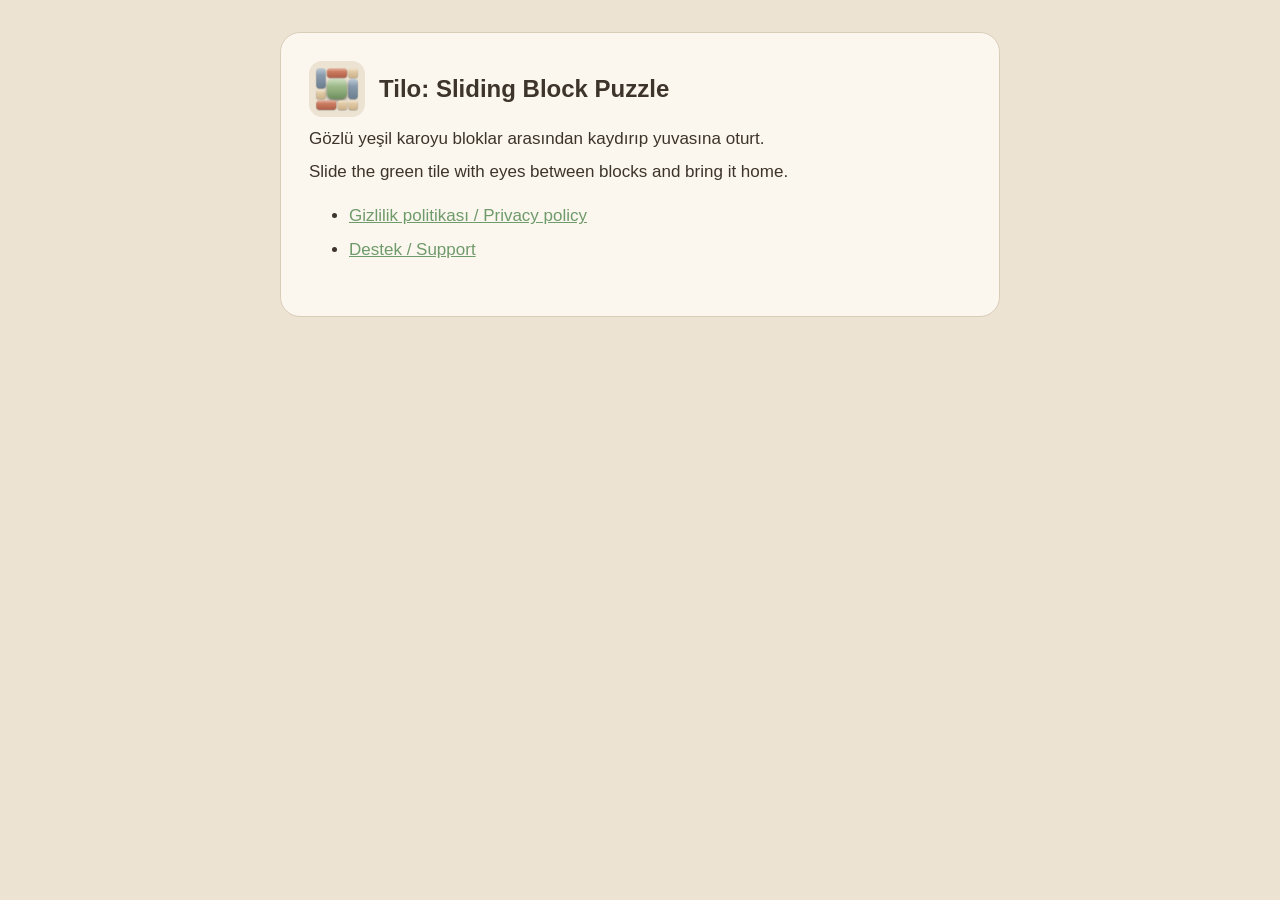
<file: index.html>
<!DOCTYPE html>
<html lang="tr">
<head>
<meta charset="utf-8">
<meta name="viewport" content="width=device-width, initial-scale=1">
<title>Tilo: Sliding Block Puzzle</title>
<link rel="stylesheet" href="style.css">
</head>
<body>
<main>
<header>
  <img src="icon.png" alt="">
  <span class="name">Tilo: Sliding Block Puzzle</span>
</header>
<p lang="tr">Gözlü yeşil karoyu bloklar arasından kaydırıp yuvasına oturt.</p>
<p lang="en">Slide the green tile with eyes between blocks and bring it home.</p>
<ul>
  <li><a href="privacy.html">Gizlilik politikası / Privacy policy</a></li>
  <li><a href="support.html">Destek / Support</a></li>
</ul>
</main>
</body>
</html>
</file>
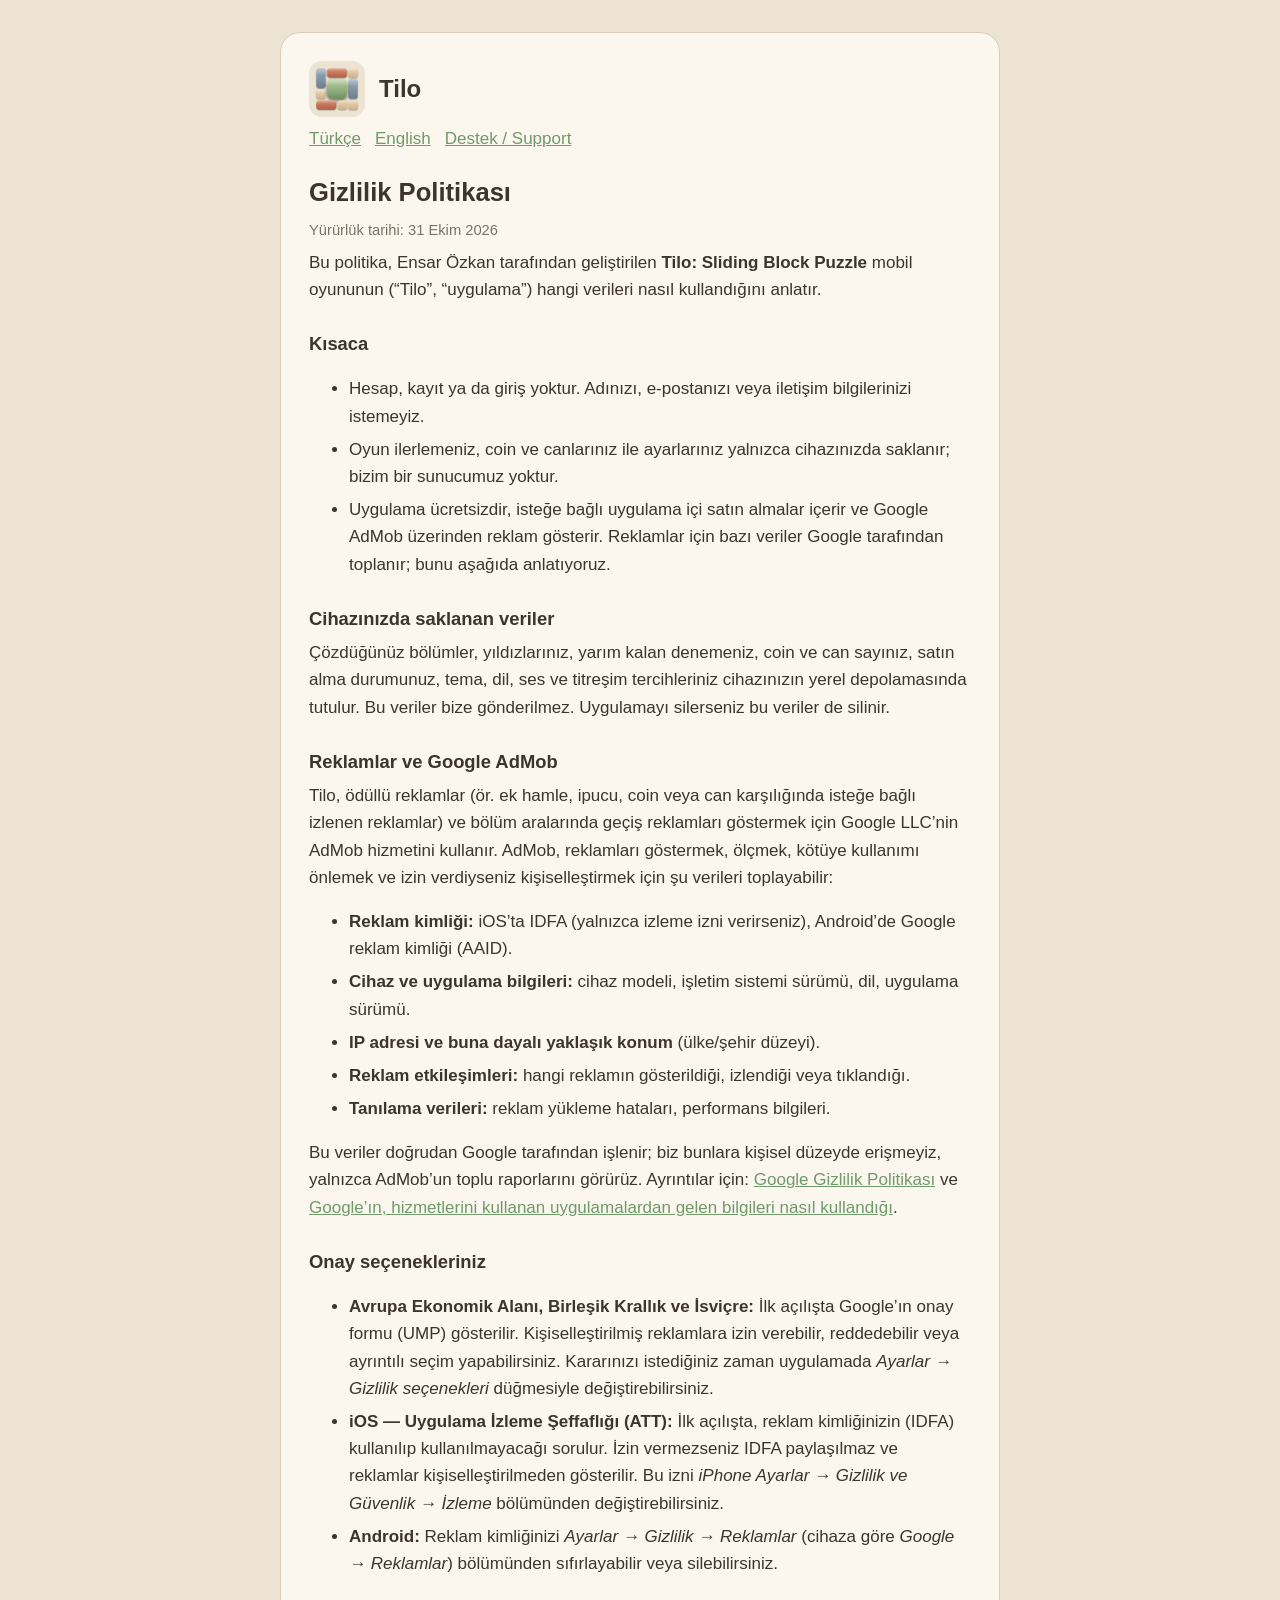
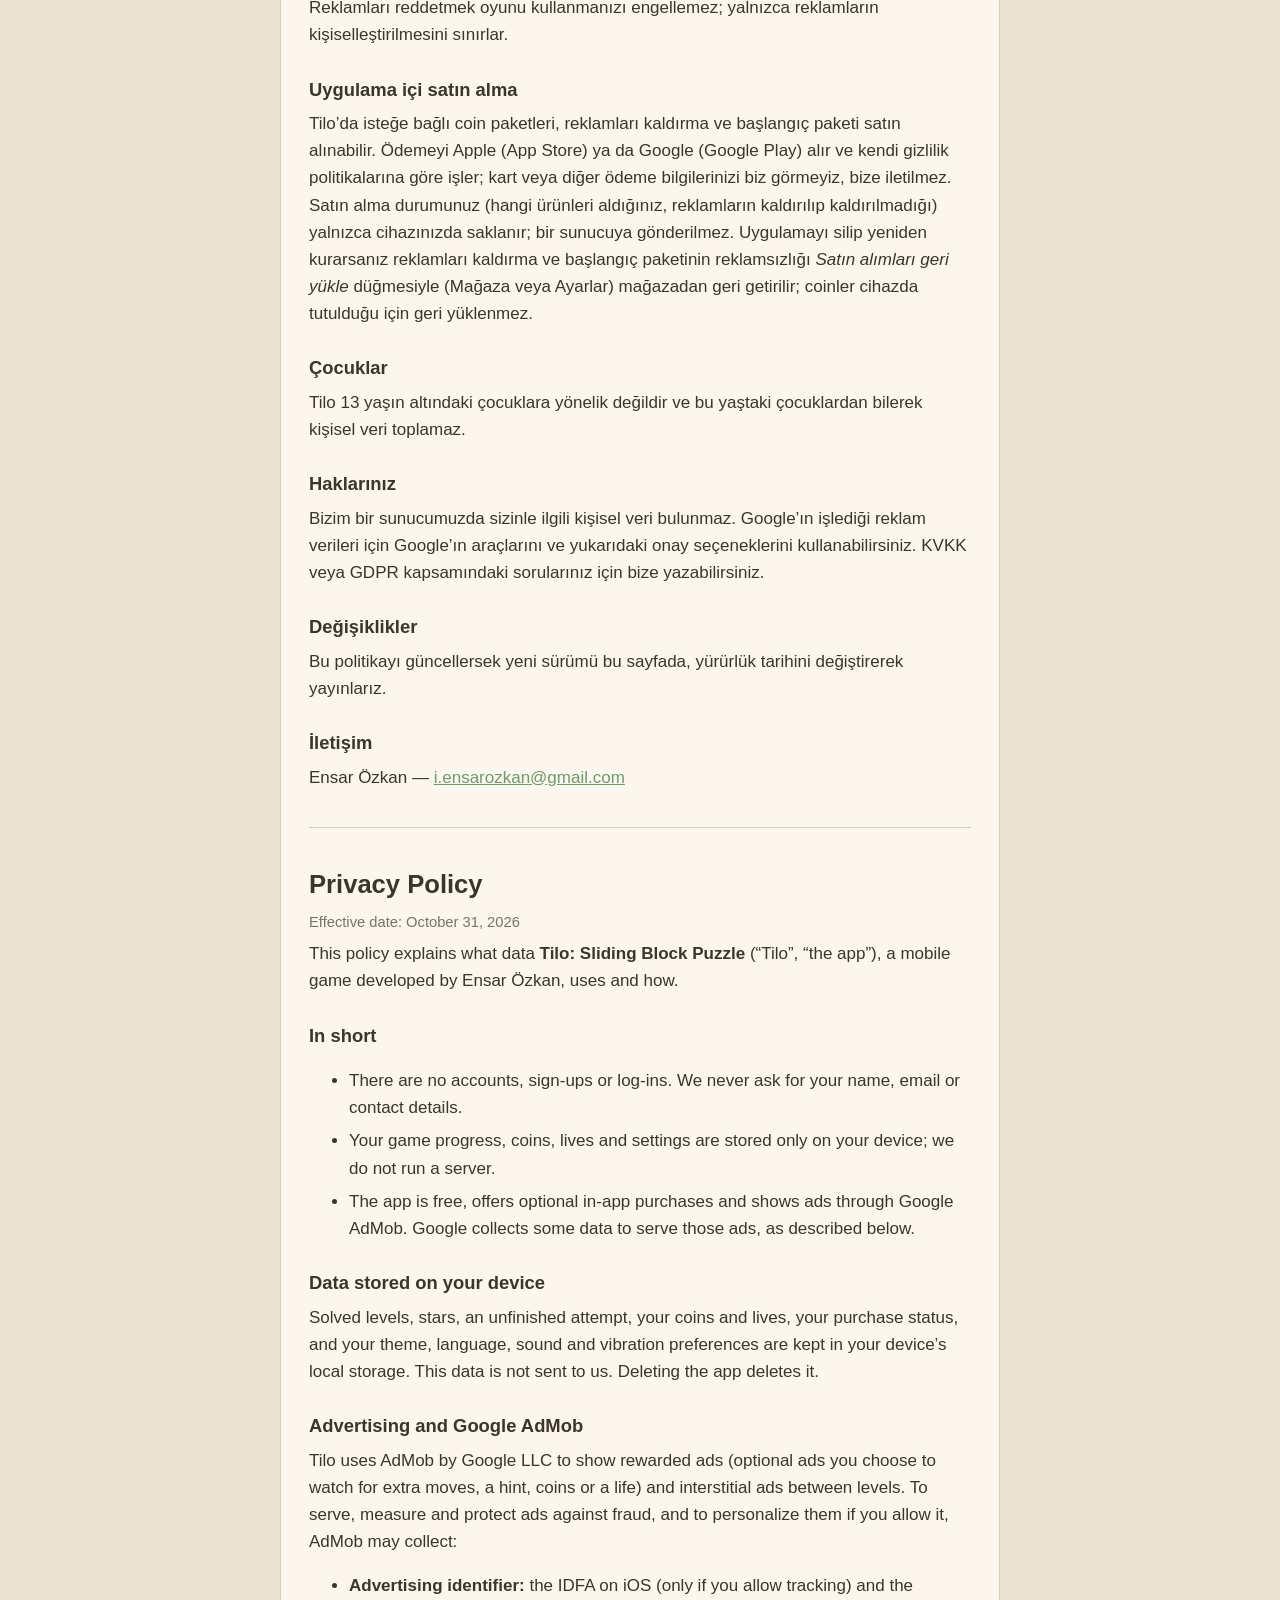
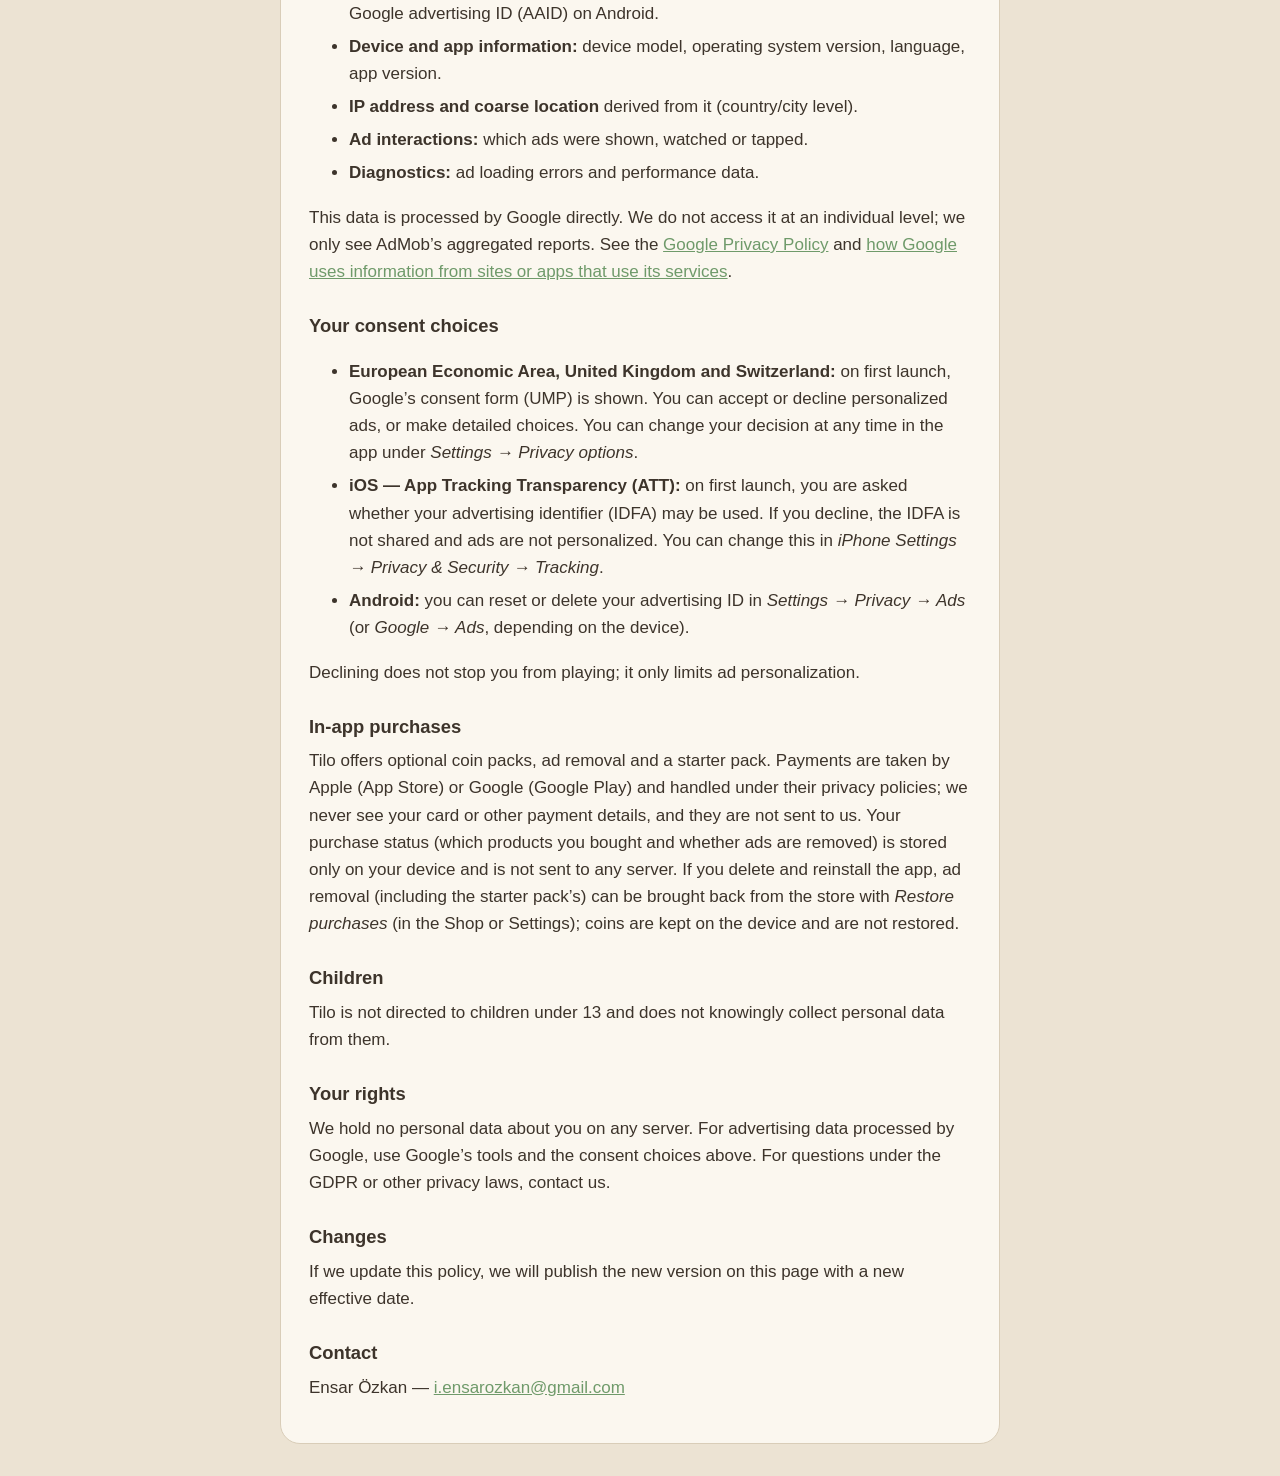
<file: privacy.html>
<!DOCTYPE html>
<html lang="tr">
<head>
<meta charset="utf-8">
<meta name="viewport" content="width=device-width, initial-scale=1">
<title>Tilo — Gizlilik Politikası / Privacy Policy</title>
<link rel="stylesheet" href="style.css">
</head>
<body>
<main>
<header>
  <img src="icon.png" alt="">
  <span class="name">Tilo</span>
</header>
<nav><a href="#tr">Türkçe</a><a href="#en">English</a><a href="support.html">Destek / Support</a></nav>

<section id="tr" lang="tr">
<h1>Gizlilik Politikası</h1>
<p class="muted">Yürürlük tarihi: 31 Ekim 2026</p>

<p>Bu politika, Ensar Özkan tarafından geliştirilen <strong>Tilo: Sliding Block Puzzle</strong> mobil oyununun (“Tilo”, “uygulama”) hangi verileri nasıl kullandığını anlatır.</p>

<h2>Kısaca</h2>
<ul>
  <li>Hesap, kayıt ya da giriş yoktur. Adınızı, e-postanızı veya iletişim bilgilerinizi istemeyiz.</li>
  <li>Oyun ilerlemeniz, coin ve canlarınız ile ayarlarınız yalnızca cihazınızda saklanır; bizim bir sunucumuz yoktur.</li>
  <li>Uygulama ücretsizdir, isteğe bağlı uygulama içi satın almalar içerir ve Google AdMob üzerinden reklam gösterir. Reklamlar için bazı veriler Google tarafından toplanır; bunu aşağıda anlatıyoruz.</li>
</ul>

<h2>Cihazınızda saklanan veriler</h2>
<p>Çözdüğünüz bölümler, yıldızlarınız, yarım kalan denemeniz, coin ve can sayınız, satın alma durumunuz, tema, dil, ses ve titreşim tercihleriniz cihazınızın yerel depolamasında tutulur. Bu veriler bize gönderilmez. Uygulamayı silerseniz bu veriler de silinir.</p>

<h2>Reklamlar ve Google AdMob</h2>
<p>Tilo, ödüllü reklamlar (ör. ek hamle, ipucu, coin veya can karşılığında isteğe bağlı izlenen reklamlar) ve bölüm aralarında geçiş reklamları göstermek için Google LLC’nin AdMob hizmetini kullanır. AdMob, reklamları göstermek, ölçmek, kötüye kullanımı önlemek ve izin verdiyseniz kişiselleştirmek için şu verileri toplayabilir:</p>
<ul>
  <li><strong>Reklam kimliği:</strong> iOS’ta IDFA (yalnızca izleme izni verirseniz), Android’de Google reklam kimliği (AAID).</li>
  <li><strong>Cihaz ve uygulama bilgileri:</strong> cihaz modeli, işletim sistemi sürümü, dil, uygulama sürümü.</li>
  <li><strong>IP adresi ve buna dayalı yaklaşık konum</strong> (ülke/şehir düzeyi).</li>
  <li><strong>Reklam etkileşimleri:</strong> hangi reklamın gösterildiği, izlendiği veya tıklandığı.</li>
  <li><strong>Tanılama verileri:</strong> reklam yükleme hataları, performans bilgileri.</li>
</ul>
<p>Bu veriler doğrudan Google tarafından işlenir; biz bunlara kişisel düzeyde erişmeyiz, yalnızca AdMob’un toplu raporlarını görürüz. Ayrıntılar için: <a href="https://policies.google.com/privacy">Google Gizlilik Politikası</a> ve <a href="https://policies.google.com/technologies/partner-sites">Google’ın, hizmetlerini kullanan uygulamalardan gelen bilgileri nasıl kullandığı</a>.</p>

<h2>Onay seçenekleriniz</h2>
<ul>
  <li><strong>Avrupa Ekonomik Alanı, Birleşik Krallık ve İsviçre:</strong> İlk açılışta Google’ın onay formu (UMP) gösterilir. Kişiselleştirilmiş reklamlara izin verebilir, reddedebilir veya ayrıntılı seçim yapabilirsiniz. Kararınızı istediğiniz zaman uygulamada <em>Ayarlar → Gizlilik seçenekleri</em> düğmesiyle değiştirebilirsiniz.</li>
  <li><strong>iOS — Uygulama İzleme Şeffaflığı (ATT):</strong> İlk açılışta, reklam kimliğinizin (IDFA) kullanılıp kullanılmayacağı sorulur. İzin vermezseniz IDFA paylaşılmaz ve reklamlar kişiselleştirilmeden gösterilir. Bu izni <em>iPhone Ayarlar → Gizlilik ve Güvenlik → İzleme</em> bölümünden değiştirebilirsiniz.</li>
  <li><strong>Android:</strong> Reklam kimliğinizi <em>Ayarlar → Gizlilik → Reklamlar</em> (cihaza göre <em>Google → Reklamlar</em>) bölümünden sıfırlayabilir veya silebilirsiniz.</li>
</ul>
<p>Reklamları reddetmek oyunu kullanmanızı engellemez; yalnızca reklamların kişiselleştirilmesini sınırlar.</p>

<h2>Uygulama içi satın alma</h2>
<p>Tilo’da isteğe bağlı coin paketleri, reklamları kaldırma ve başlangıç paketi satın alınabilir. Ödemeyi Apple (App Store) ya da Google (Google Play) alır ve kendi gizlilik politikalarına göre işler; kart veya diğer ödeme bilgilerinizi biz görmeyiz, bize iletilmez. Satın alma durumunuz (hangi ürünleri aldığınız, reklamların kaldırılıp kaldırılmadığı) yalnızca cihazınızda saklanır; bir sunucuya gönderilmez. Uygulamayı silip yeniden kurarsanız reklamları kaldırma ve başlangıç paketinin reklamsızlığı <em>Satın alımları geri yükle</em> düğmesiyle (Mağaza veya Ayarlar) mağazadan geri getirilir; coinler cihazda tutulduğu için geri yüklenmez.</p>

<h2>Çocuklar</h2>
<p>Tilo 13 yaşın altındaki çocuklara yönelik değildir ve bu yaştaki çocuklardan bilerek kişisel veri toplamaz.</p>

<h2>Haklarınız</h2>
<p>Bizim bir sunucumuzda sizinle ilgili kişisel veri bulunmaz. Google’ın işlediği reklam verileri için Google’ın araçlarını ve yukarıdaki onay seçeneklerini kullanabilirsiniz. KVKK veya GDPR kapsamındaki sorularınız için bize yazabilirsiniz.</p>

<h2>Değişiklikler</h2>
<p>Bu politikayı güncellersek yeni sürümü bu sayfada, yürürlük tarihini değiştirerek yayınlarız.</p>

<h2>İletişim</h2>
<p>Ensar Özkan — <a href="mailto:i.ensarozkan@gmail.com">i.ensarozkan@gmail.com</a></p>
</section>

<hr>

<section id="en" lang="en">
<h1>Privacy Policy</h1>
<p class="muted">Effective date: October 31, 2026</p>

<p>This policy explains what data <strong>Tilo: Sliding Block Puzzle</strong> (“Tilo”, “the app”), a mobile game developed by Ensar Özkan, uses and how.</p>

<h2>In short</h2>
<ul>
  <li>There are no accounts, sign-ups or log-ins. We never ask for your name, email or contact details.</li>
  <li>Your game progress, coins, lives and settings are stored only on your device; we do not run a server.</li>
  <li>The app is free, offers optional in-app purchases and shows ads through Google AdMob. Google collects some data to serve those ads, as described below.</li>
</ul>

<h2>Data stored on your device</h2>
<p>Solved levels, stars, an unfinished attempt, your coins and lives, your purchase status, and your theme, language, sound and vibration preferences are kept in your device’s local storage. This data is not sent to us. Deleting the app deletes it.</p>

<h2>Advertising and Google AdMob</h2>
<p>Tilo uses AdMob by Google LLC to show rewarded ads (optional ads you choose to watch for extra moves, a hint, coins or a life) and interstitial ads between levels. To serve, measure and protect ads against fraud, and to personalize them if you allow it, AdMob may collect:</p>
<ul>
  <li><strong>Advertising identifier:</strong> the IDFA on iOS (only if you allow tracking) and the Google advertising ID (AAID) on Android.</li>
  <li><strong>Device and app information:</strong> device model, operating system version, language, app version.</li>
  <li><strong>IP address and coarse location</strong> derived from it (country/city level).</li>
  <li><strong>Ad interactions:</strong> which ads were shown, watched or tapped.</li>
  <li><strong>Diagnostics:</strong> ad loading errors and performance data.</li>
</ul>
<p>This data is processed by Google directly. We do not access it at an individual level; we only see AdMob’s aggregated reports. See the <a href="https://policies.google.com/privacy">Google Privacy Policy</a> and <a href="https://policies.google.com/technologies/partner-sites">how Google uses information from sites or apps that use its services</a>.</p>

<h2>Your consent choices</h2>
<ul>
  <li><strong>European Economic Area, United Kingdom and Switzerland:</strong> on first launch, Google’s consent form (UMP) is shown. You can accept or decline personalized ads, or make detailed choices. You can change your decision at any time in the app under <em>Settings → Privacy options</em>.</li>
  <li><strong>iOS — App Tracking Transparency (ATT):</strong> on first launch, you are asked whether your advertising identifier (IDFA) may be used. If you decline, the IDFA is not shared and ads are not personalized. You can change this in <em>iPhone Settings → Privacy &amp; Security → Tracking</em>.</li>
  <li><strong>Android:</strong> you can reset or delete your advertising ID in <em>Settings → Privacy → Ads</em> (or <em>Google → Ads</em>, depending on the device).</li>
</ul>
<p>Declining does not stop you from playing; it only limits ad personalization.</p>

<h2>In-app purchases</h2>
<p>Tilo offers optional coin packs, ad removal and a starter pack. Payments are taken by Apple (App Store) or Google (Google Play) and handled under their privacy policies; we never see your card or other payment details, and they are not sent to us. Your purchase status (which products you bought and whether ads are removed) is stored only on your device and is not sent to any server. If you delete and reinstall the app, ad removal (including the starter pack’s) can be brought back from the store with <em>Restore purchases</em> (in the Shop or Settings); coins are kept on the device and are not restored.</p>

<h2>Children</h2>
<p>Tilo is not directed to children under 13 and does not knowingly collect personal data from them.</p>

<h2>Your rights</h2>
<p>We hold no personal data about you on any server. For advertising data processed by Google, use Google’s tools and the consent choices above. For questions under the GDPR or other privacy laws, contact us.</p>

<h2>Changes</h2>
<p>If we update this policy, we will publish the new version on this page with a new effective date.</p>

<h2>Contact</h2>
<p>Ensar Özkan — <a href="mailto:i.ensarozkan@gmail.com">i.ensarozkan@gmail.com</a></p>
</section>
</main>
</body>
</html>
</file>
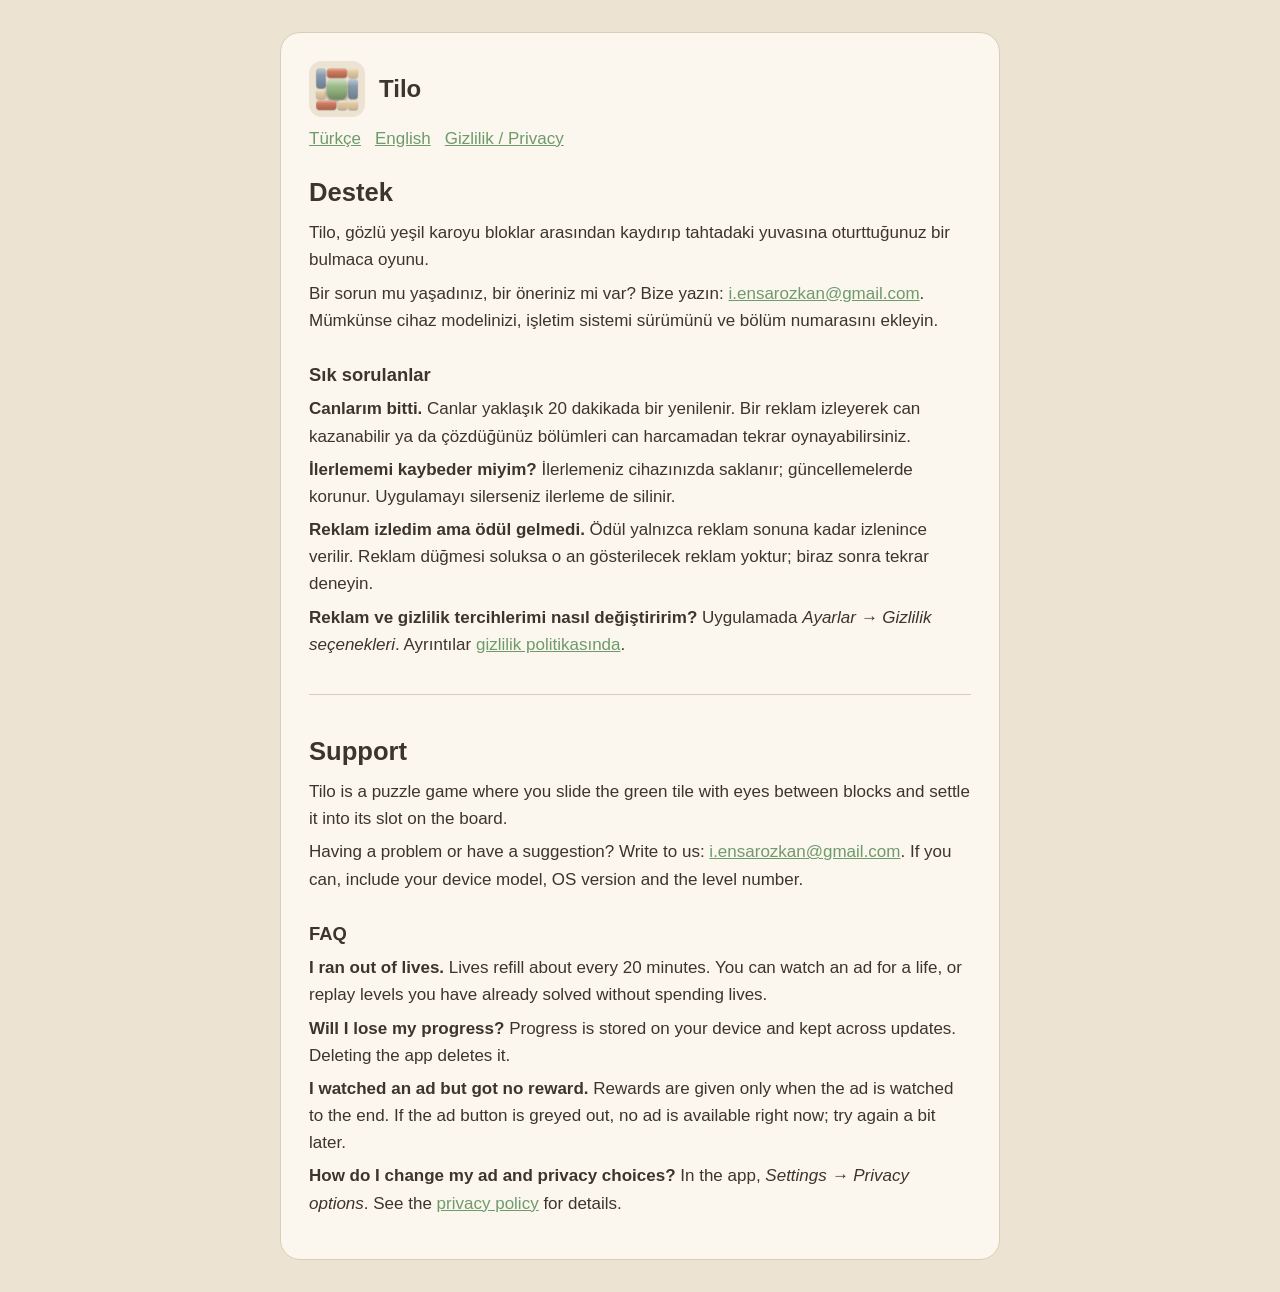
<file: support.html>
<!DOCTYPE html>
<html lang="tr">
<head>
<meta charset="utf-8">
<meta name="viewport" content="width=device-width, initial-scale=1">
<title>Tilo — Destek / Support</title>
<link rel="stylesheet" href="style.css">
</head>
<body>
<main>
<header>
  <img src="icon.png" alt="">
  <span class="name">Tilo</span>
</header>
<nav><a href="#tr">Türkçe</a><a href="#en">English</a><a href="privacy.html">Gizlilik / Privacy</a></nav>

<section id="tr" lang="tr">
<h1>Destek</h1>
<p>Tilo, gözlü yeşil karoyu bloklar arasından kaydırıp tahtadaki yuvasına oturttuğunuz bir bulmaca oyunu.</p>
<p>Bir sorun mu yaşadınız, bir öneriniz mi var? Bize yazın:
<a href="mailto:i.ensarozkan@gmail.com?subject=Tilo%20destek">i.ensarozkan@gmail.com</a>.
Mümkünse cihaz modelinizi, işletim sistemi sürümünü ve bölüm numarasını ekleyin.</p>

<h2>Sık sorulanlar</h2>
<p><strong>Canlarım bitti.</strong> Canlar yaklaşık 20 dakikada bir yenilenir. Bir reklam izleyerek can kazanabilir ya da çözdüğünüz bölümleri can harcamadan tekrar oynayabilirsiniz.</p>
<p><strong>İlerlememi kaybeder miyim?</strong> İlerlemeniz cihazınızda saklanır; güncellemelerde korunur. Uygulamayı silerseniz ilerleme de silinir.</p>
<p><strong>Reklam izledim ama ödül gelmedi.</strong> Ödül yalnızca reklam sonuna kadar izlenince verilir. Reklam düğmesi soluksa o an gösterilecek reklam yoktur; biraz sonra tekrar deneyin.</p>
<p><strong>Reklam ve gizlilik tercihlerimi nasıl değiştiririm?</strong> Uygulamada <em>Ayarlar → Gizlilik seçenekleri</em>. Ayrıntılar <a href="privacy.html#tr">gizlilik politikasında</a>.</p>
</section>

<hr>

<section id="en" lang="en">
<h1>Support</h1>
<p>Tilo is a puzzle game where you slide the green tile with eyes between blocks and settle it into its slot on the board.</p>
<p>Having a problem or have a suggestion? Write to us:
<a href="mailto:i.ensarozkan@gmail.com?subject=Tilo%20support">i.ensarozkan@gmail.com</a>.
If you can, include your device model, OS version and the level number.</p>

<h2>FAQ</h2>
<p><strong>I ran out of lives.</strong> Lives refill about every 20 minutes. You can watch an ad for a life, or replay levels you have already solved without spending lives.</p>
<p><strong>Will I lose my progress?</strong> Progress is stored on your device and kept across updates. Deleting the app deletes it.</p>
<p><strong>I watched an ad but got no reward.</strong> Rewards are given only when the ad is watched to the end. If the ad button is greyed out, no ad is available right now; try again a bit later.</p>
<p><strong>How do I change my ad and privacy choices?</strong> In the app, <em>Settings → Privacy options</em>. See the <a href="privacy.html#en">privacy policy</a> for details.</p>
</section>
</main>
</body>
</html>
</file>
<file: style.css>
:root {
  --bg: #ece3d3;
  --card: #fbf7ef;
  --text: #3d342b;
  --muted: #7c7266;
  --accent: #6f9a6a;
  --line: #d9cdb8;
}
@media (prefers-color-scheme: dark) {
  :root {
    --bg: #2a231d;
    --card: #362d25;
    --text: #efe6d6;
    --muted: #b3a690;
    --accent: #8fbb88;
    --line: #4a3e33;
  }
}
* { box-sizing: border-box; }
body {
  margin: 0;
  background: var(--bg);
  color: var(--text);
  font: 17px/1.6 -apple-system, BlinkMacSystemFont, "Segoe UI", Roboto, sans-serif;
}
main {
  max-width: 720px;
  margin: 32px auto;
  padding: 28px 28px 36px;
  background: var(--card);
  border: 1px solid var(--line);
  border-radius: 20px;
}
header { display: flex; align-items: center; gap: 14px; margin-bottom: 8px; }
header img { width: 56px; height: 56px; border-radius: 13px; }
header .name { font-size: 1.5rem; font-weight: 700; }
nav { margin: 6px 0 20px; color: var(--muted); }
nav a { margin-right: 14px; }
h1 { font-size: 1.6rem; margin: 18px 0 4px; }
h2 { font-size: 1.15rem; margin: 26px 0 6px; }
p, li { margin: 6px 0; }
a { color: var(--accent); }
.muted { color: var(--muted); font-size: 0.92rem; }
hr { border: 0; border-top: 1px solid var(--line); margin: 36px 0; }
</file>
